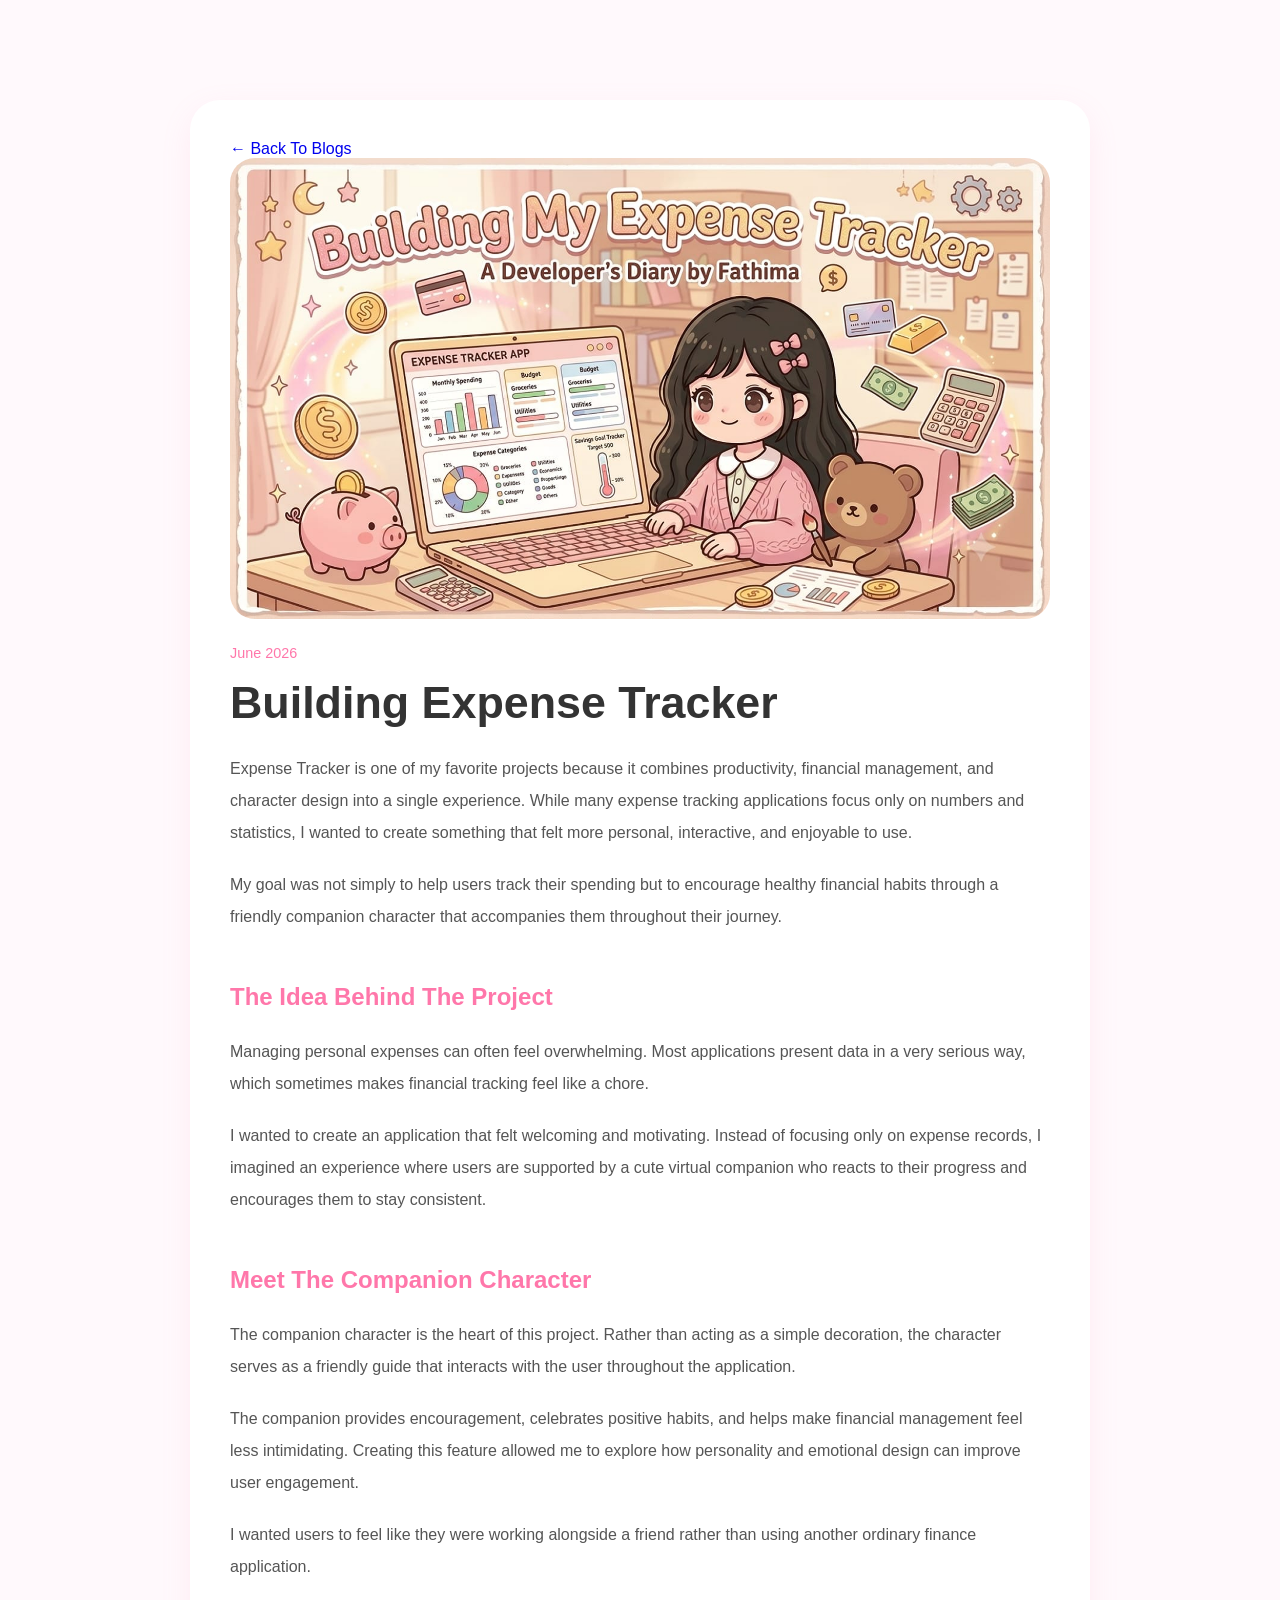
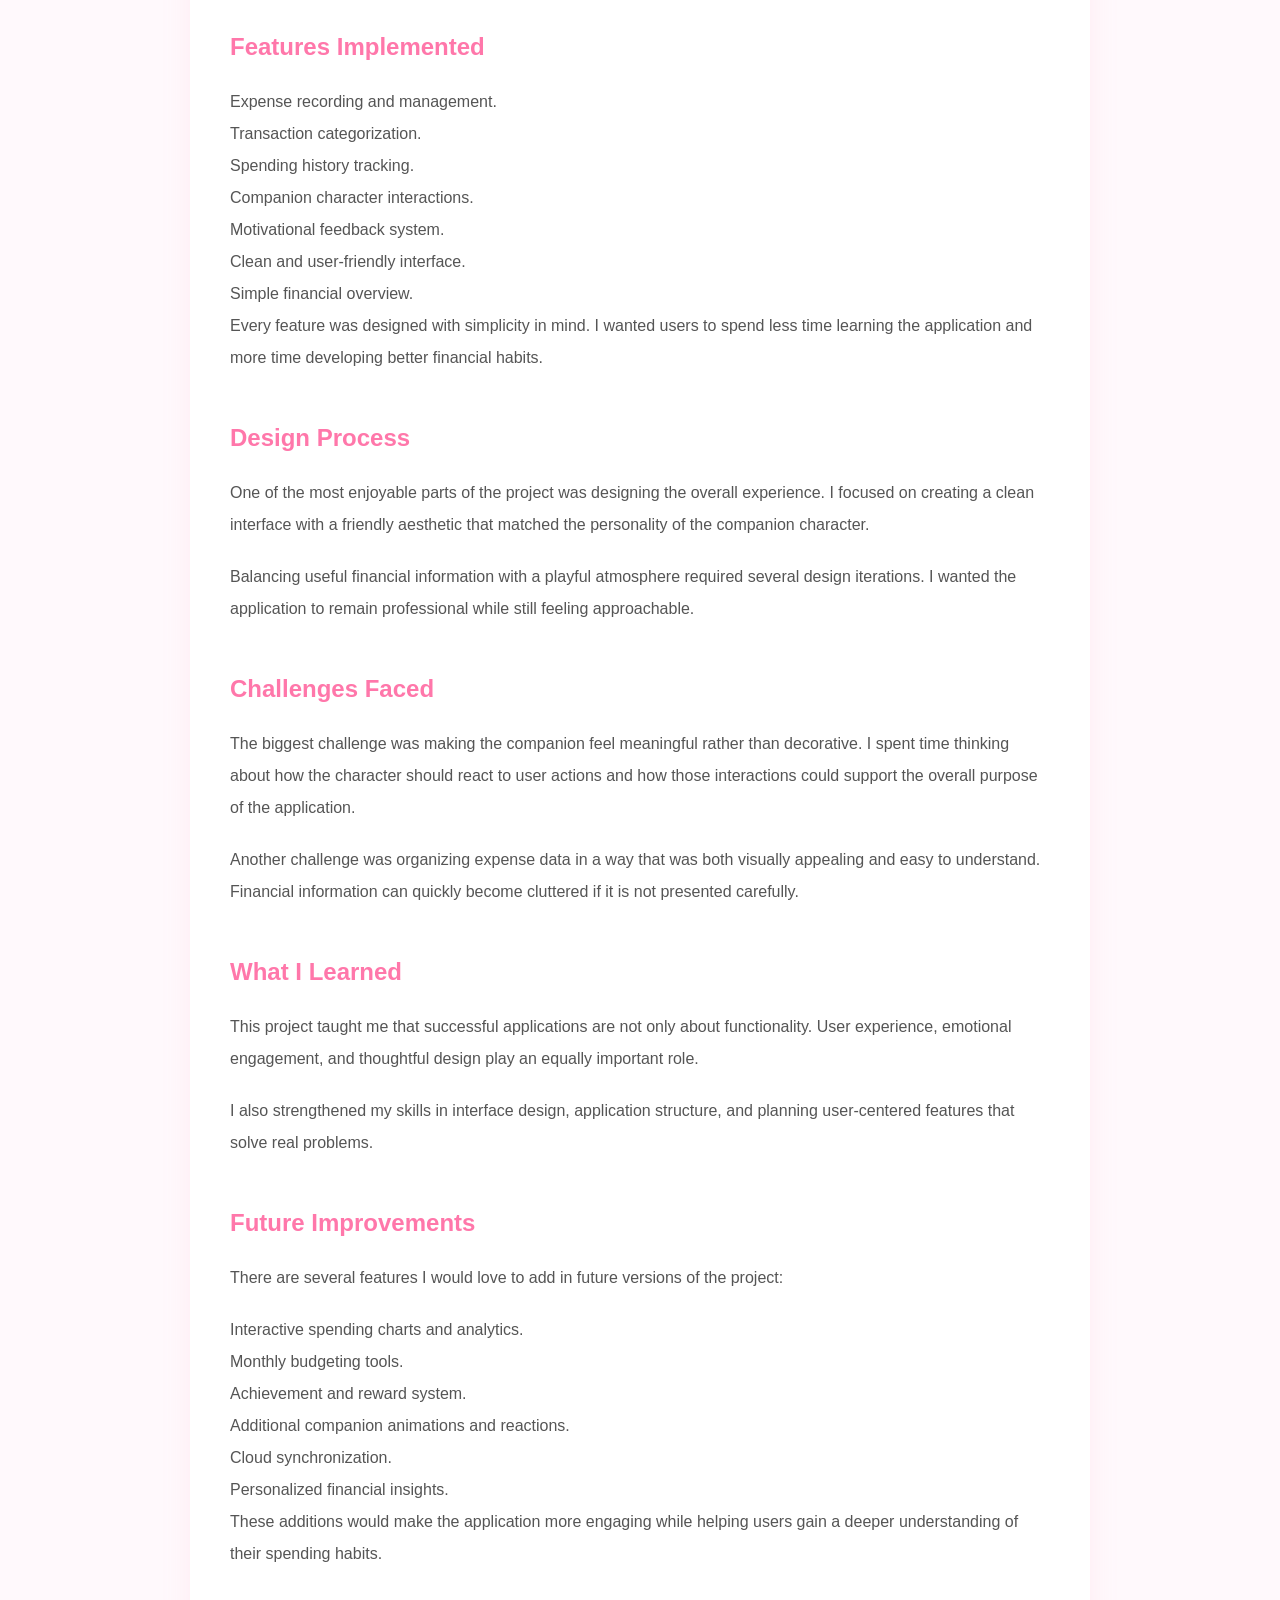
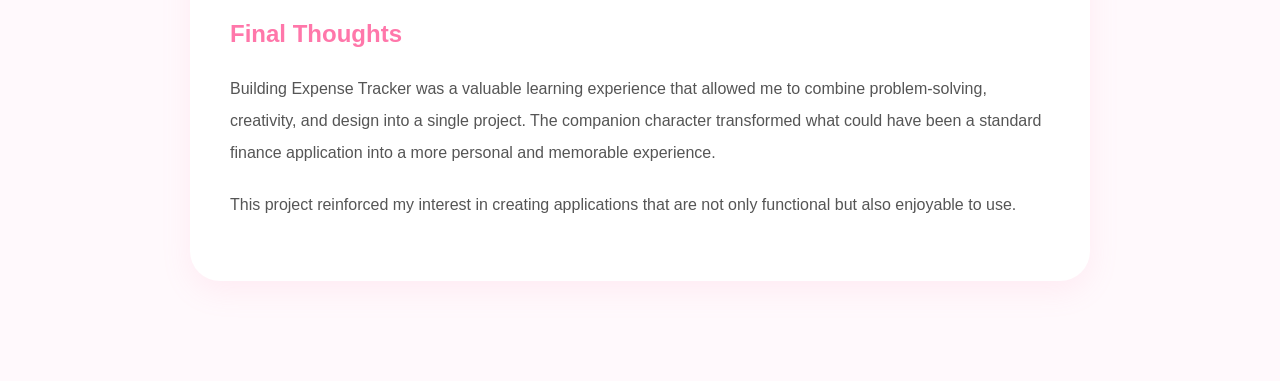
<file: blog-posts/building-expense-tracker.html>
<!DOCTYPE html>
<html lang="en">

<head>

    <meta charset="UTF-8">

    <meta name="viewport"
          content="width=device-width, initial-scale=1.0">

    <title>Building Expense Tracker | Fathima</title>

    <link rel="stylesheet"
          href="../css/style.css">

    <link rel="stylesheet"
          href="../css/animations.css">

    <link rel="stylesheet"
          href="../css/responsive.css">

</head>

<body>

    <section class="article-page">

        <div class="article-container">

            <a href="../pages/blog.html"
               class="back-btn">

                ← Back To Blogs

            </a>

            <img
                src="../assets/blog/expense-tracker-blog.png"
                alt="Expense Tracker"
                class="article-cover">

            <span class="article-date">

                June 2026

            </span>

            <h1>

                Building Expense Tracker

            </h1>

            <div class="article-content">

                <p>
                    Expense Tracker is one of my favorite projects because it combines
                    productivity, financial management, and character design into a
                    single experience. While many expense tracking applications focus
                    only on numbers and statistics, I wanted to create something that
                    felt more personal, interactive, and enjoyable to use.
                </p>

                <p>
                    My goal was not simply to help users track their spending but to
                    encourage healthy financial habits through a friendly companion
                    character that accompanies them throughout their journey.
                </p>

                <h2>

                    The Idea Behind The Project

                </h2>

                <p>
                    Managing personal expenses can often feel overwhelming. Most
                    applications present data in a very serious way, which sometimes
                    makes financial tracking feel like a chore.
                </p>

                <p>
                    I wanted to create an application that felt welcoming and
                    motivating. Instead of focusing only on expense records, I
                    imagined an experience where users are supported by a cute virtual
                    companion who reacts to their progress and encourages them to stay
                    consistent.
                </p>

                <h2>

                    Meet The Companion Character

                </h2>

                <p>
                    The companion character is the heart of this project. Rather than
                    acting as a simple decoration, the character serves as a friendly
                    guide that interacts with the user throughout the application.
                </p>

                <p>
                    The companion provides encouragement, celebrates positive habits,
                    and helps make financial management feel less intimidating.
                    Creating this feature allowed me to explore how personality and
                    emotional design can improve user engagement.
                </p>

                <p>
                    I wanted users to feel like they were working alongside a friend
                    rather than using another ordinary finance application.
                </p>

                <h2>

                    Features Implemented

                </h2>

                <ul>

                    <li>Expense recording and management.</li>

                    <li>Transaction categorization.</li>

                    <li>Spending history tracking.</li>

                    <li>Companion character interactions.</li>

                    <li>Motivational feedback system.</li>

                    <li>Clean and user-friendly interface.</li>

                    <li>Simple financial overview.</li>

                </ul>

                <p>
                    Every feature was designed with simplicity in mind. I wanted users
                    to spend less time learning the application and more time
                    developing better financial habits.
                </p>

                <h2>

                    Design Process

                </h2>

                <p>
                    One of the most enjoyable parts of the project was designing the
                    overall experience. I focused on creating a clean interface with a
                    friendly aesthetic that matched the personality of the companion
                    character.
                </p>

                <p>
                    Balancing useful financial information with a playful atmosphere
                    required several design iterations. I wanted the application to
                    remain professional while still feeling approachable.
                </p>

                <h2>

                    Challenges Faced

                </h2>

                <p>
                    The biggest challenge was making the companion feel meaningful
                    rather than decorative. I spent time thinking about how the
                    character should react to user actions and how those interactions
                    could support the overall purpose of the application.
                </p>

                <p>
                    Another challenge was organizing expense data in a way that was
                    both visually appealing and easy to understand. Financial
                    information can quickly become cluttered if it is not presented
                    carefully.
                </p>

                <h2>

                    What I Learned

                </h2>

                <p>
                    This project taught me that successful applications are not only
                    about functionality. User experience, emotional engagement, and
                    thoughtful design play an equally important role.
                </p>

                <p>
                    I also strengthened my skills in interface design, application
                    structure, and planning user-centered features that solve real
                    problems.
                </p>

                <h2>

                    Future Improvements

                </h2>

                <p>
                    There are several features I would love to add in future versions
                    of the project:
                </p>

                <ul>

                    <li>Interactive spending charts and analytics.</li>

                    <li>Monthly budgeting tools.</li>

                    <li>Achievement and reward system.</li>

                    <li>Additional companion animations and reactions.</li>

                    <li>Cloud synchronization.</li>

                    <li>Personalized financial insights.</li>

                </ul>

                <p>
                    These additions would make the application more engaging while
                    helping users gain a deeper understanding of their spending
                    habits.
                </p>

                <h2>

                    Final Thoughts

                </h2>

                <p>
                    Building Expense Tracker was a valuable learning experience that
                    allowed me to combine problem-solving, creativity, and design into
                    a single project. The companion character transformed what could
                    have been a standard finance application into a more personal and
                    memorable experience.
                </p>

                <p>
                    This project reinforced my interest in creating applications that
                    are not only functional but also enjoyable to use.
                </p>

            </div>

        </div>

    </section>

</body>

</html>
</file>
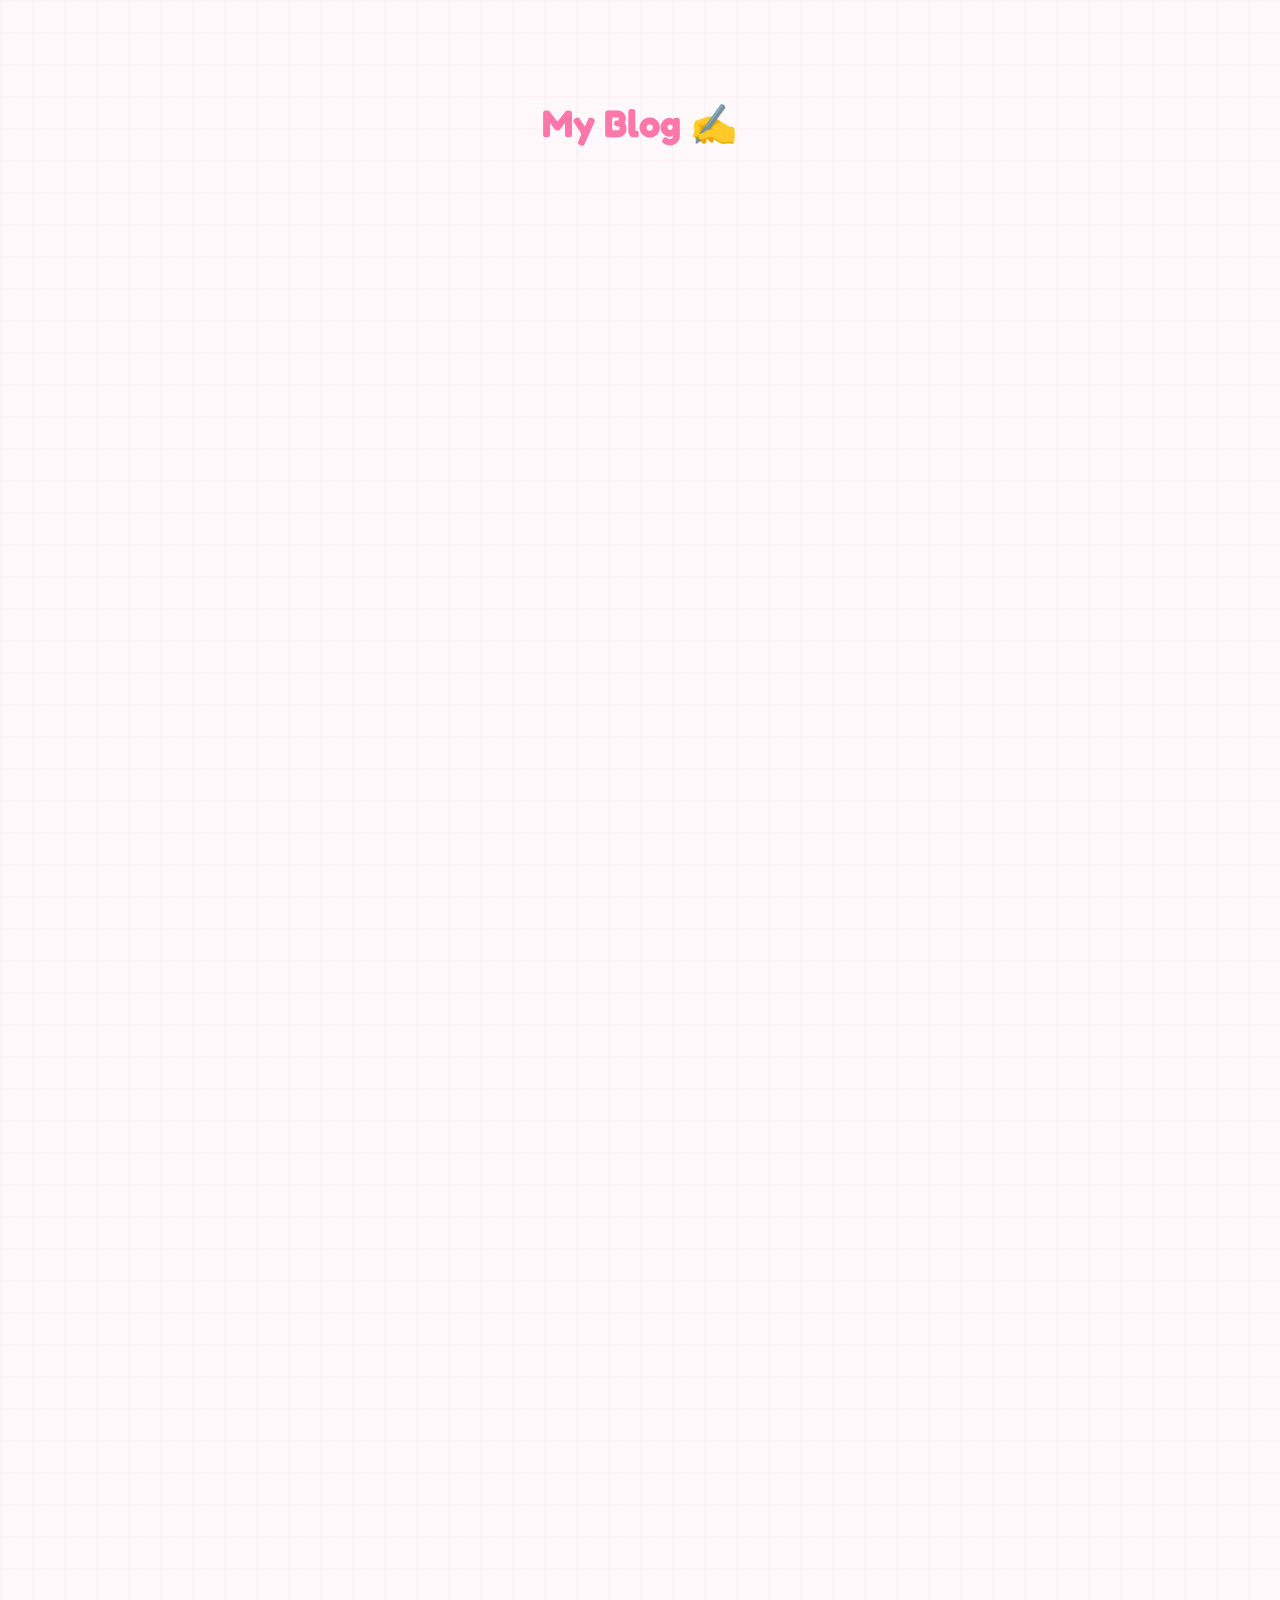
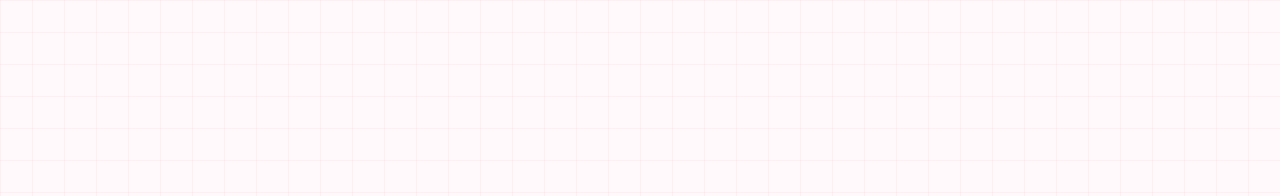
<file: pages/blog.html>
<!DOCTYPE html>
<html lang="en">

<head>

<meta charset="UTF-8">

<meta name="viewport"
content="width=device-width, initial-scale=1.0">

<title>Blogs | Fathima</title>

<link rel="stylesheet"
href="../css/style.css">

<link rel="stylesheet"
href="../css/responsive.css">

<link href="https://fonts.googleapis.com/css2?family=Fredoka:wght@300;400;500;600;700&display=swap"
rel="stylesheet">

</head>

<body>

<section class="blog-preview">

    <div class="section-heading">

        <h2>My Blog ✍️</h2>

    </div>

    <div id="blogContainer"
         class="blog-grid">

    </div>

</section>

<script>

async function loadBlogs(){

    const response =
        await fetch("../data/blog.json");

    const blogs =
        await response.json();

    const container =
        document.getElementById("blogContainer");

    blogs.forEach(blog=>{

        container.innerHTML += `

        <div class="blog-card">

            <img
            src="${blog.image}"
            alt="${blog.title}">

            <div class="blog-content">

                <span class="blog-date">

                    ${blog.date}

                </span>

                <h3>

                    ${blog.title}

                </h3>

                <p>

                    ${blog.description}

                </p>

                <a href="${blog.link}"
                   class="read-more">

                    Read Article →

                </a>

            </div>

        </div>

        `;

    });

}

loadBlogs();

</script>

</body>

</html>
</file>
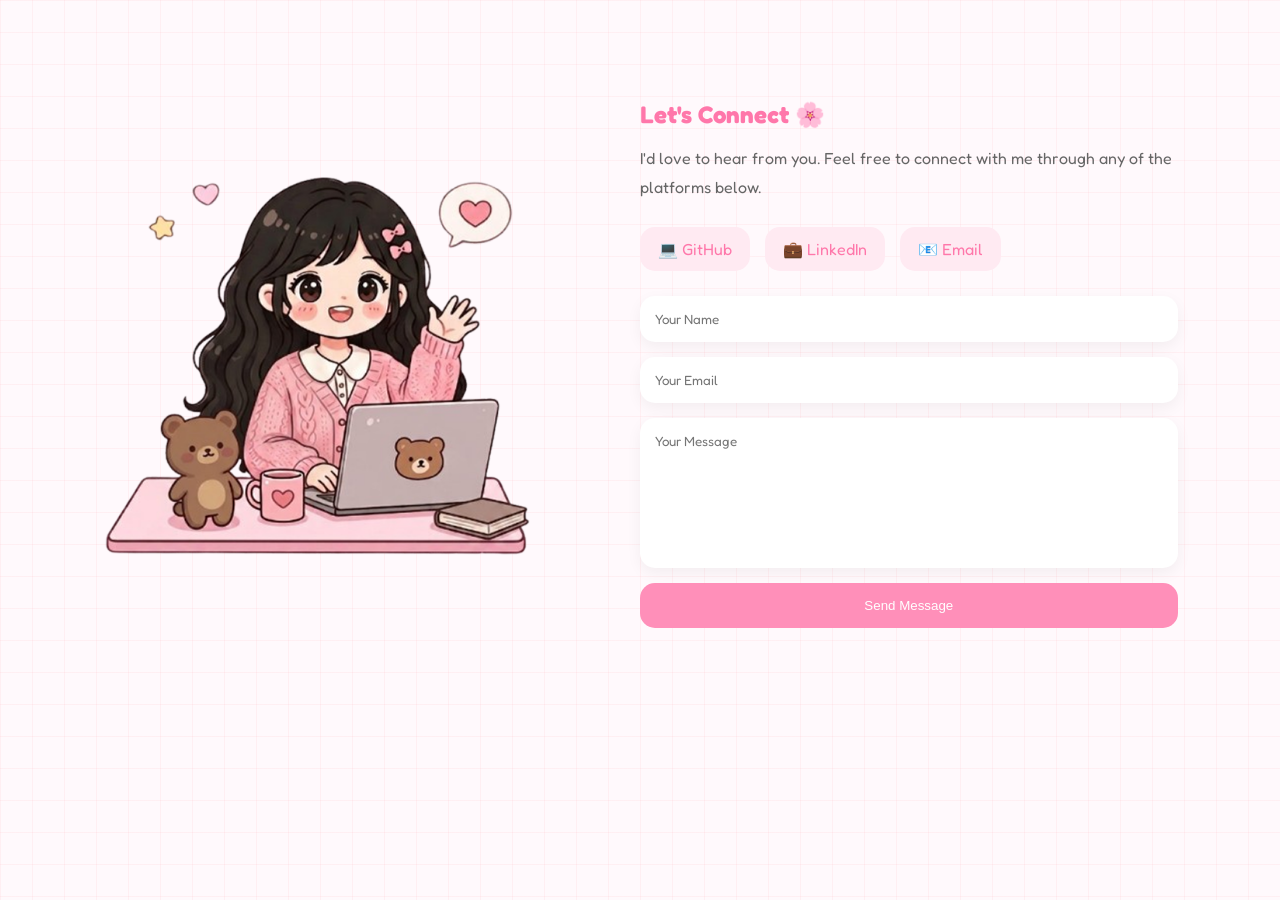
<file: pages/contact.html>
<!DOCTYPE html>
<html lang="en">

<head>

<meta charset="UTF-8">

<meta name="viewport"
content="width=device-width, initial-scale=1.0">

<title>Contact | Fathima</title>

<link rel="stylesheet"
href="../css/style.css">

<link rel="stylesheet"
href="../css/responsive.css">

<link href="https://fonts.googleapis.com/css2?family=Fredoka:wght@300;400;500;600;700&display=swap"
rel="stylesheet">

</head>

<body>

<section class="contact-section">

    <div class="contact-wrapper">

        <div class="contact-image">

            <img
            src="../assets/contact/contact-image.png"
            alt="Contact">

        </div>

        <div class="contact-content">

            <h2>Let's Connect 🌸</h2>

            <p>
                I'd love to hear from you.
                Feel free to connect with me through any of the platforms below.
            </p>

            <div class="social-links">

                <a href="https://github.com/fathimamh04"
                   target="_blank">

                    💻 GitHub

                </a>

                <a href="https://www.linkedin.com/in/fathima-m04"
                   target="_blank">

                    💼 LinkedIn

                </a>

                <a href="mailto:fathimahm04@gmail.com">

                    📧 Email

                </a>

            </div>

            <form>

                <input
                    type="text"
                    placeholder="Your Name">

                <input
                    type="email"
                    placeholder="Your Email">

                <textarea
                    placeholder="Your Message"></textarea>

                <button type="submit">

                    Send Message

                </button>

            </form>

        </div>

    </div>

</section>

</body>

</html>
</file>
<file: css/style.css>
/* =========================
   GLOBAL
========================= */

*{
    margin:0;
    padding:0;
    box-sizing:border-box;
}

html{
    scroll-behavior:smooth;
}

body{
    font-family:'Fredoka',sans-serif;
    background:#fff9fc;
    color:#4d4d4d;
    overflow-x:hidden;

    background-image:
    linear-gradient(
        rgba(255,182,193,.15) 1px,
        transparent 1px),
    linear-gradient(
        90deg,
        rgba(255,182,193,.15) 1px,
        transparent 1px);

    background-size:32px 32px;
}

img{
    max-width:100%;
    display:block;
}

a{
    text-decoration:none;
}

ul{
    list-style:none;
}

/* =========================
   NAVBAR
========================= */

.navbar{

    width:100%;
    height:85px;

    display:flex;
    align-items:center;
    justify-content:space-between;

    padding:0 8%;

    position:sticky;
    top:0;

    background:rgba(255,255,255,.85);
    backdrop-filter:blur(12px);

    z-index:1000;

    border-bottom:
    1px solid rgba(255,182,193,.15);
}

.logo img{

    height:60px;
}

.nav-links{

    display:flex;
    gap:2rem;
}

.nav-links a{

    color:#666;
    font-weight:500;

    transition:.3s;
}

.nav-links a:hover{

    color:#ff77aa;
}

/* =========================
   HERO
========================= */

.hero{

    min-height:90vh;

    display:flex;
    align-items:center;
    justify-content:space-between;

    gap:60px;

    padding:4rem 8%;

    position:relative;
}

.hero-text{

    width:50%;
}

.hero-tag{

    display:inline-block;

    background:#ffe5f0;

    color:#ff77aa;

    padding:12px 18px;

    border-radius:40px;

    font-size:.95rem;
}

.hero h1{

    margin-top:20px;

    font-size:4rem;

    line-height:1.1;
}

.hero h1 span{

    color:#ff77aa;
}

.hero h3{

    margin-top:15px;

    color:#777;

    font-weight:500;
}

.hero p{

    margin-top:20px;

    max-width:520px;

    line-height:1.9;

    color:#666;
}

.hero-buttons{

    margin-top:30px;

    display:flex;
    gap:15px;

    flex-wrap:wrap;
}

.btn-primary{

    background:#ff8fb9;
    color:white;

    padding:14px 28px;

    border-radius:16px;

    transition:.3s;
}

.btn-primary:hover{

    transform:translateY(-3px);
}

.btn-secondary{

    border:2px solid #ff8fb9;

    color:#ff8fb9;

    padding:14px 28px;

    border-radius:16px;

    transition:.3s;
}

.btn-secondary:hover{

    background:#ff8fb9;
    color:white;
}

.hero-image{

    width:45%;

    display:flex;
    justify-content:center;
}

.hero-image img{

    width:100%;
    max-width:520px;

    object-fit:contain;
}
/* =========================
   SECTION HEADINGS
========================= */

.section-heading{

    text-align:center;

    margin-bottom:50px;
}

.section-heading h2{

    font-size:2.4rem;

    color:#ff77aa;
}

/* =========================
   ABOUT
========================= */

.about{

    padding:100px 8%;
}

.about-card{

    max-width:900px;

    margin:auto;

    background:white;

    padding:50px;

    border-radius:30px;

    text-align:center;

    box-shadow:
    0 15px 40px rgba(255,182,193,.15);
}

.about-card p{

    line-height:1.9;

    color:#666;
}

.skills{

    margin-top:35px;

    display:flex;
    justify-content:center;
    flex-wrap:wrap;

    gap:15px;
}

.skills span{

    background:#ffeaf2;

    color:#ff77aa;

    padding:12px 22px;

    border-radius:50px;

    font-weight:500;
}

/* =========================
   PROJECTS
========================= */

.projects-preview{

    padding:100px 8%;
}

.project-grid{

    display:grid;

    grid-template-columns:
    repeat(auto-fit,minmax(320px,1fr));

    gap:30px;
}

.project-card{

    background:white;

    border-radius:25px;

    overflow:hidden;

    transition:.35s;

    box-shadow:
    0 10px 25px rgba(255,182,193,.15);
}

.project-card:hover{

    transform:
    translateY(-8px);
}

.project-card img{

    width:100%;

    height:220px;

    object-fit:cover;

    transition:.4s;
}

.project-card:hover img{

    transform:scale(1.05);
}

.project-content{

    padding:25px;
}

.project-content h3{

    margin-bottom:12px;

    color:#444;
}

.project-content p{

    color:#777;

    line-height:1.8;
}

.project-tech{

    margin-top:18px;

    display:flex;

    gap:10px;

    flex-wrap:wrap;
}

.project-tech span{

    background:#ffeaf2;

    color:#ff77aa;

    padding:8px 14px;

    border-radius:30px;

    font-size:.85rem;
}

.project-links{

    display:flex;

    gap:12px;

    margin-top:22px;

    flex-wrap:wrap;
}

.project-links .btn-primary,
.project-links .btn-secondary{

    padding:10px 18px;

    font-size:.9rem;
}

.view-more{

    text-align:center;

    margin-top:40px;
}

/* =========================
   BLOGS
========================= */

.blog-preview{

    padding:100px 8%;
}

.blog-grid{

    display:grid;

    grid-template-columns:
    repeat(auto-fit,minmax(320px,1fr));

    gap:30px;
}

.blog-card{

    background:white;

    border-radius:25px;

    overflow:hidden;

    transition:.35s;

    box-shadow:
    0 10px 25px rgba(255,182,193,.15);
}

.blog-card:hover{

    transform:
    translateY(-8px);
}

.blog-card img{

    width:100%;

    height:220px;

    object-fit:cover;

    transition:.4s;
}

.blog-card:hover img{

    transform:scale(1.05);
}

.blog-content{

    padding:25px;
}

.blog-date{

    color:#ff77aa;

    font-size:.9rem;

    font-weight:500;
}

.blog-content h3{

    margin:12px 0;

    color:#444;
}

.blog-content p{

    color:#777;

    line-height:1.8;
}

.read-more{

    display:inline-block;

    margin-top:18px;

    color:#ff77aa;

    font-weight:600;

    transition:.3s;
}

.read-more:hover{

    transform:
    translateX(5px);
}
/* =========================
   CERTIFICATES
========================= */

.certificates{

    padding:100px 8%;
}

.certificate-grid{

    display:grid;

    grid-template-columns:
    repeat(auto-fit,minmax(280px,1fr));

    gap:25px;
}

.certificate-card{

    background:white;

    border-radius:25px;

    overflow:hidden;

    text-align:center;

    box-shadow:
    0 10px 25px rgba(255,182,193,.15);

    transition:.3s;
}

.certificate-card:hover{

    transform:translateY(-8px);
}

.certificate-card img{

    width:100%;

    height:220px;

    object-fit:cover;
}

.certificate-card h3{

    padding:20px;

    font-size:1rem;

    color:#444;
}

/* =========================
   CONTACT
========================= */

.contact-section{

    padding:100px 8%;
}

.contact-wrapper{

    display:flex;

    align-items:center;

    justify-content:space-between;

    gap:50px;
}

.contact-image{

    width:40%;
}

.contact-image img{

    width:100%;
}

.contact-content{

    width:50%;
}

.contact-content h2{

    margin-bottom:15px;

    color:#ff77aa;
}

.contact-content p{

    margin-bottom:25px;

    color:#666;
    line-height:1.8;
}

.social-links{

    display:flex;

    gap:15px;

    flex-wrap:wrap;

    margin-bottom:25px;
}

.social-links a{

    text-decoration:none;

    background:#ffeaf2;

    color:#ff77aa;

    padding:12px 18px;

    border-radius:15px;

    transition:.3s;
}

.social-links a:hover{

    transform:translateY(-3px);
}

.contact-content form{

    display:flex;

    flex-direction:column;

    gap:15px;
}

.contact-content input,
.contact-content textarea{

    padding:15px;

    border:none;

    border-radius:15px;

    background:#fff;

    box-shadow:0 5px 15px rgba(0,0,0,.05);

    font-family:inherit;

    outline:none;
}

.contact-content textarea{

    height:150px;

    resize:none;
}

.contact-content button{

    border:none;

    background:#ff8fb9;

    color:white;

    padding:15px;

    border-radius:15px;

    cursor:pointer;

    transition:.3s;
}

.contact-content button:hover{

    transform:translateY(-3px);
}

/* =========================
   FOOTER
========================= */

footer{

    margin-top:80px;

    background:white;

    text-align:center;

    padding:40px 20px;

    border-top:1px solid #f0dce5;
}

.footer-logo{

    height:70px;

    margin-bottom:15px;
}

.footer-links{

    margin-top:15px;

    display:flex;

    justify-content:center;

    gap:20px;

    flex-wrap:wrap;
}

.footer-links a{

    text-decoration:none;

    color:#ff77aa;

    font-weight:500;
}

/* =========================
   ARTICLE PAGES
========================= */

.article-page{

    min-height:100vh;

    padding:100px 20px;

    background:#fff9fc;
}

.article-container{

    max-width:900px;

    margin:auto;

    background:white;

    padding:40px;

    border-radius:30px;

    box-shadow:0 10px 30px rgba(255,143,185,.12);
}

.article-cover{

    width:100%;

    border-radius:25px;

    margin-bottom:25px;
}

.article-date{

    color:#ff77aa;

    font-size:.9rem;

    font-weight:500;
}

.article-container h1{

    margin-top:15px;

    margin-bottom:25px;

    font-size:2.8rem;

    color:#333;
}

.article-content{

    line-height:2;

    color:#555;
}

.article-content h2{

    margin-top:40px;

    margin-bottom:15px;

    color:#ff77aa;
}

.article-content p{

    margin-bottom:20px;
}

/* =========================
   SCROLLBAR
========================= */

::-webkit-scrollbar{

    width:10px;
}

::-webkit-scrollbar-track{

    background:#fff4f8;
}

::-webkit-scrollbar-thumb{

    background:#ff8fb9;

    border-radius:10px;
}

/* =========================
   ANIMATION SUPPORT
========================= */

.about-card,
.project-card,
.blog-card,
.certificate-card{

    opacity:0;

    transform:translateY(40px);

    transition:0.7s ease;
}

.show{

    opacity:1;

    transform:translateY(0);
}

/* =========================
   SMALL FIXES
========================= */

button,
.btn-primary,
.btn-secondary{

    transition:0.3s;
}

button:hover,
.btn-primary:hover,
.btn-secondary:hover{

    opacity:0.9;
}
</file>
<file: css/animations.css>
/* ====================================
   FLOAT ANIMATIONS
==================================== */

@keyframes float {

    0%,100%{
        transform:translateY(0);
    }

    50%{
        transform:translateY(-15px);
    }
}

@keyframes twinkle {

    0%,100%{
        opacity:1;
        transform:scale(1);
    }

    50%{
        opacity:.4;
        transform:scale(.8);
    }
}

@keyframes cloudFloat {

    0%,100%{
        transform:translateX(0);
    }

    50%{
        transform:translateX(20px);
    }
}

/* ====================================
   HERO DECORATIONS
==================================== */

.hero{

    position:relative;

    overflow:hidden;
}

/* CLOUD 1 */

.hero::before{

    content:"";

    position:absolute;

    width:140px;
    height:50px;

    background:white;

    border-radius:100px;

    top:100px;
    left:60px;

    opacity:.8;

    animation:cloudFloat 8s ease-in-out infinite;

    box-shadow:
        30px -20px 0 10px white,
        80px -25px 0 15px white;
}

/* CLOUD 2 */

.hero::after{

    content:"";

    position:absolute;

    width:160px;
    height:55px;

    background:white;

    border-radius:100px;

    top:220px;
    right:80px;

    opacity:.8;

    animation:cloudFloat 10s ease-in-out infinite;
}

/* ====================================
   FLOATING HEARTS
==================================== */

.hero-content::before{

    content:"❤";

    position:absolute;

    top:250px;
    left:-30px;

    font-size:24px;

    color:#ff8fb9;

    animation:float 4s ease-in-out infinite;
}

.hero-content::after{

    content:"❤";

    position:absolute;

    top:80px;
    right:-20px;

    font-size:18px;

    color:#ffb6c1;

    animation:float 5s ease-in-out infinite;
}

/* ====================================
   SPARKLES
==================================== */

.hero-image::before{

    content:"✨";

    position:absolute;

    top:60px;
    left:20px;

    font-size:22px;

    animation:twinkle 3s infinite;
}

.hero-image::after{

    content:"✨";

    position:absolute;

    bottom:80px;
    right:20px;

    font-size:20px;

    animation:twinkle 2.5s infinite;
}

/* ====================================
   STARS
==================================== */

.star-decoration{

    position:absolute;

    color:#ffd54f;

    font-size:22px;

    animation:twinkle 3s infinite;
}

.star-1{

    top:150px;
    right:250px;
}

.star-2{

    bottom:150px;
    left:150px;
}

/* ====================================
   SCROLL REVEAL
==================================== */

.about-card,
.project-card,
.blog-card,
.certificate-card{

    opacity:0;

    transform:translateY(40px);

    transition:
        opacity .7s ease,
        transform .7s ease;
}

.show{

    opacity:1;

    transform:translateY(0);
}
</file>
<file: css/responsive.css>
/* ===================================
   TABLETS & SMALL LAPTOPS
=================================== */

@media (max-width: 900px){

    /* NAVBAR */

    .navbar{

        flex-direction:column;

        height:auto;

        padding:20px;
    }

    .nav-links{

        flex-wrap:wrap;

        justify-content:center;

        margin-top:15px;
    }

    /* HERO */

    .hero{

        flex-direction:column-reverse;

        text-align:center;

        gap:40px;

        padding-top:120px;
    }

    .hero-text,
    .hero-image{

        width:100%;
    }

    .hero-image img{

        max-width:400px;

        width:100%;

        height:auto;

        margin:auto;
    }

    .hero h1{

        font-size:3rem;
    }

    .hero p{

        margin:auto;

        margin-top:20px;
    }

    .hero-buttons{

        justify-content:center;
    }

    /* ABOUT */

    .about-card{

        padding:30px;
    }

    /* CONTACT */

    .contact-wrapper{

        flex-direction:column;

        gap:40px;
    }

    .contact-image,
    .contact-content{

        width:100%;
    }

    .contact-image img{

        max-width:400px;

        width:100%;

        margin:auto;
    }

    /* FOOTER */

    .footer-links{

        flex-wrap:wrap;

        justify-content:center;

        gap:15px;
    }
}

/* ===================================
   MOBILE DEVICES
=================================== */

@media (max-width: 768px){

    .hero{

        padding-top:100px;
    }

    .hero h1{

        font-size:2.5rem;
    }

    .hero p{

        font-size:1rem;
    }

    .hero-image img{

        max-width:320px;
    }

    .contact-image img{

        max-width:320px;
    }

    .article-container{

        padding:25px;
    }

    .article-container h1{

        font-size:2rem;
    }
}

/* ===================================
   SMALL PHONES
=================================== */

@media (max-width: 480px){

    .hero h1{

        font-size:2rem;
    }

    .hero-image img{

        max-width:280px;
    }

    .contact-image img{

        max-width:280px;
    }

    .hero-buttons{

        flex-direction:column;

        gap:15px;
    }

    .btn{

        width:100%;
    }

    .article-container{

        padding:20px;
    }

    .article-container h1{

        font-size:1.7rem;
    }
}
</file>
